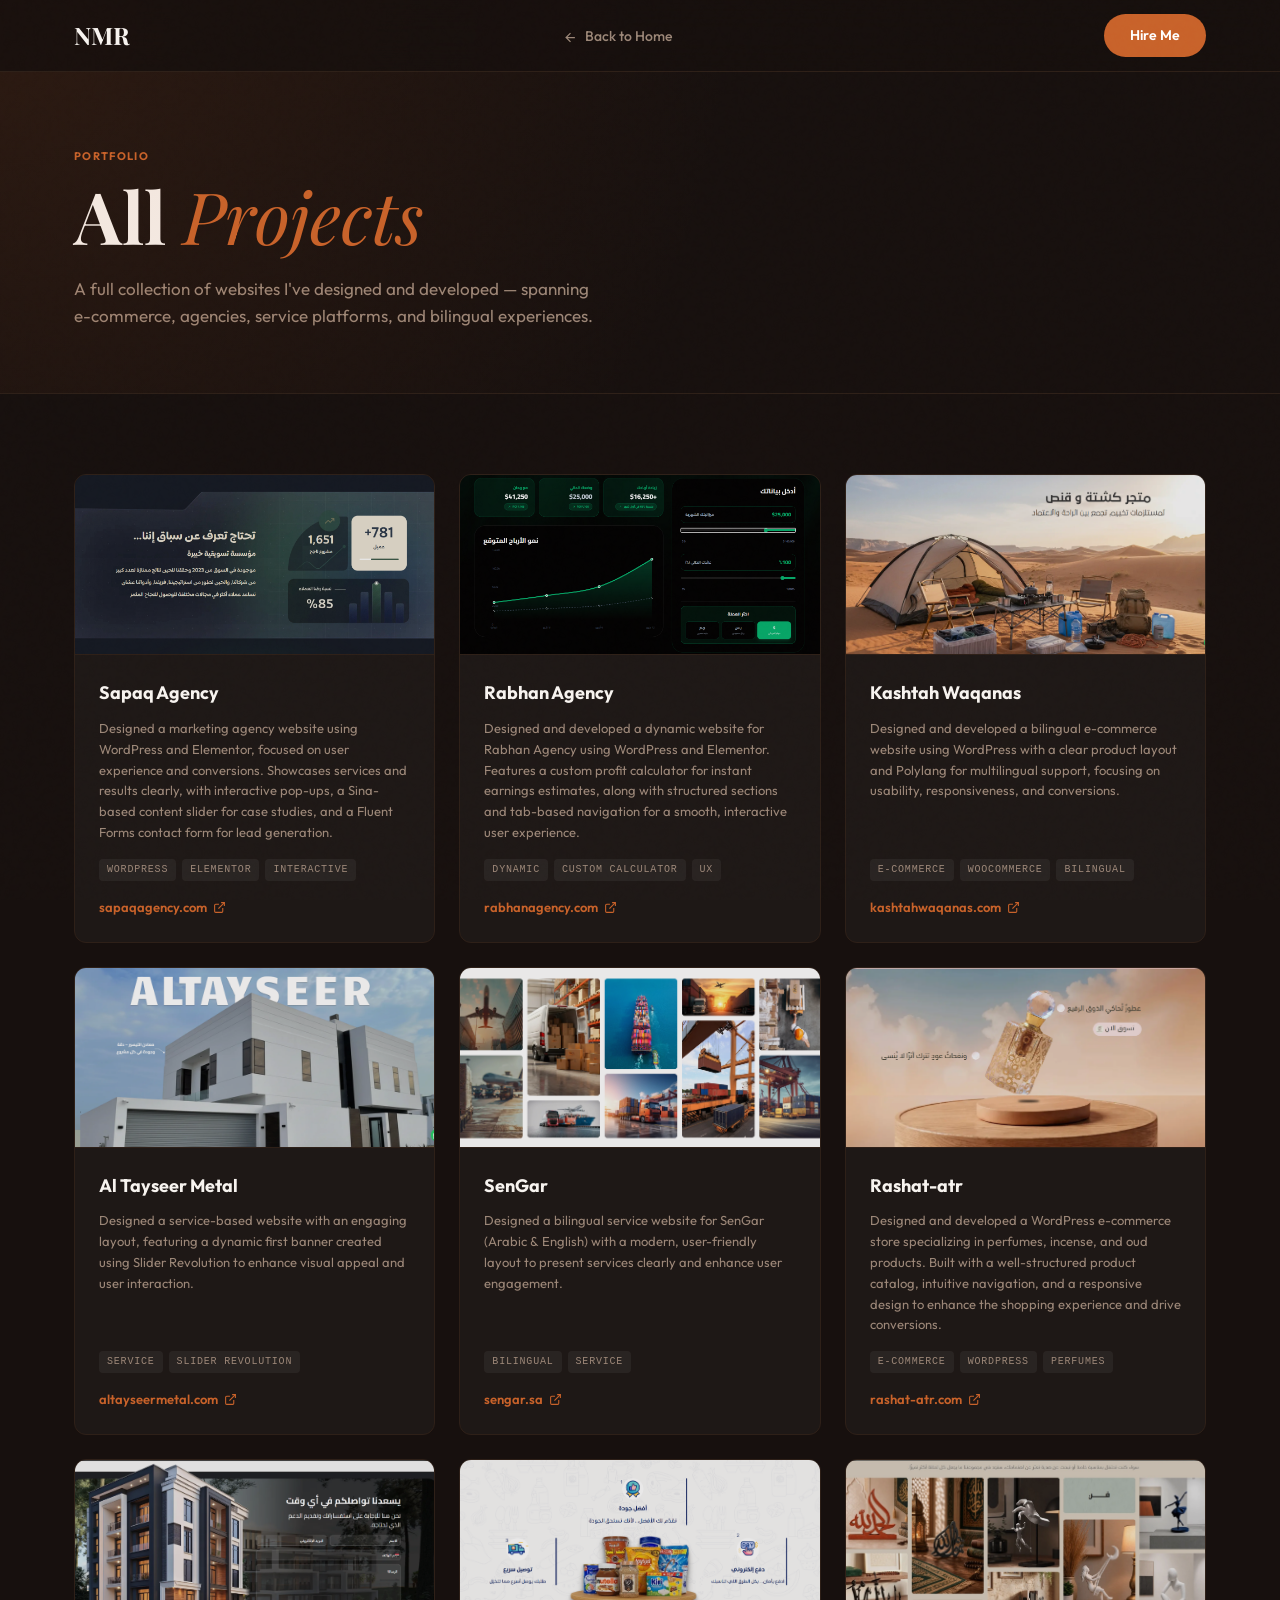
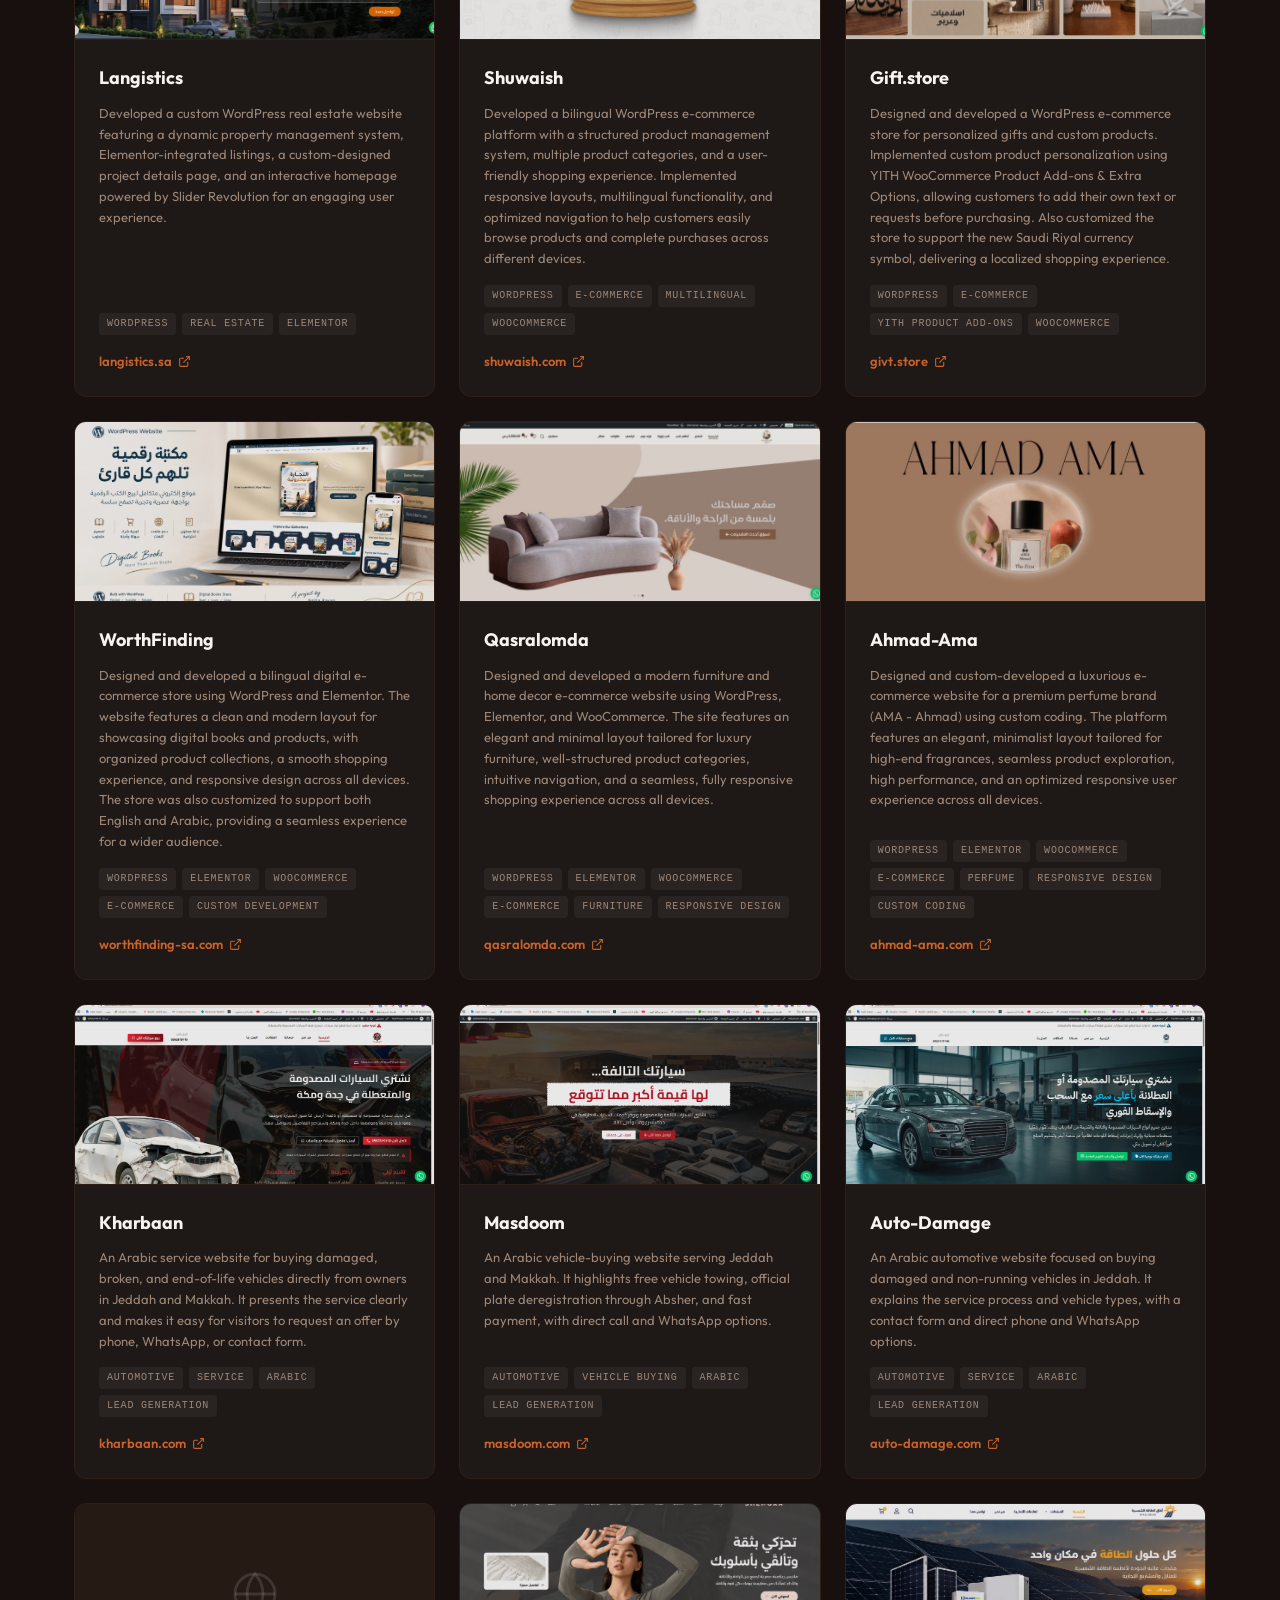
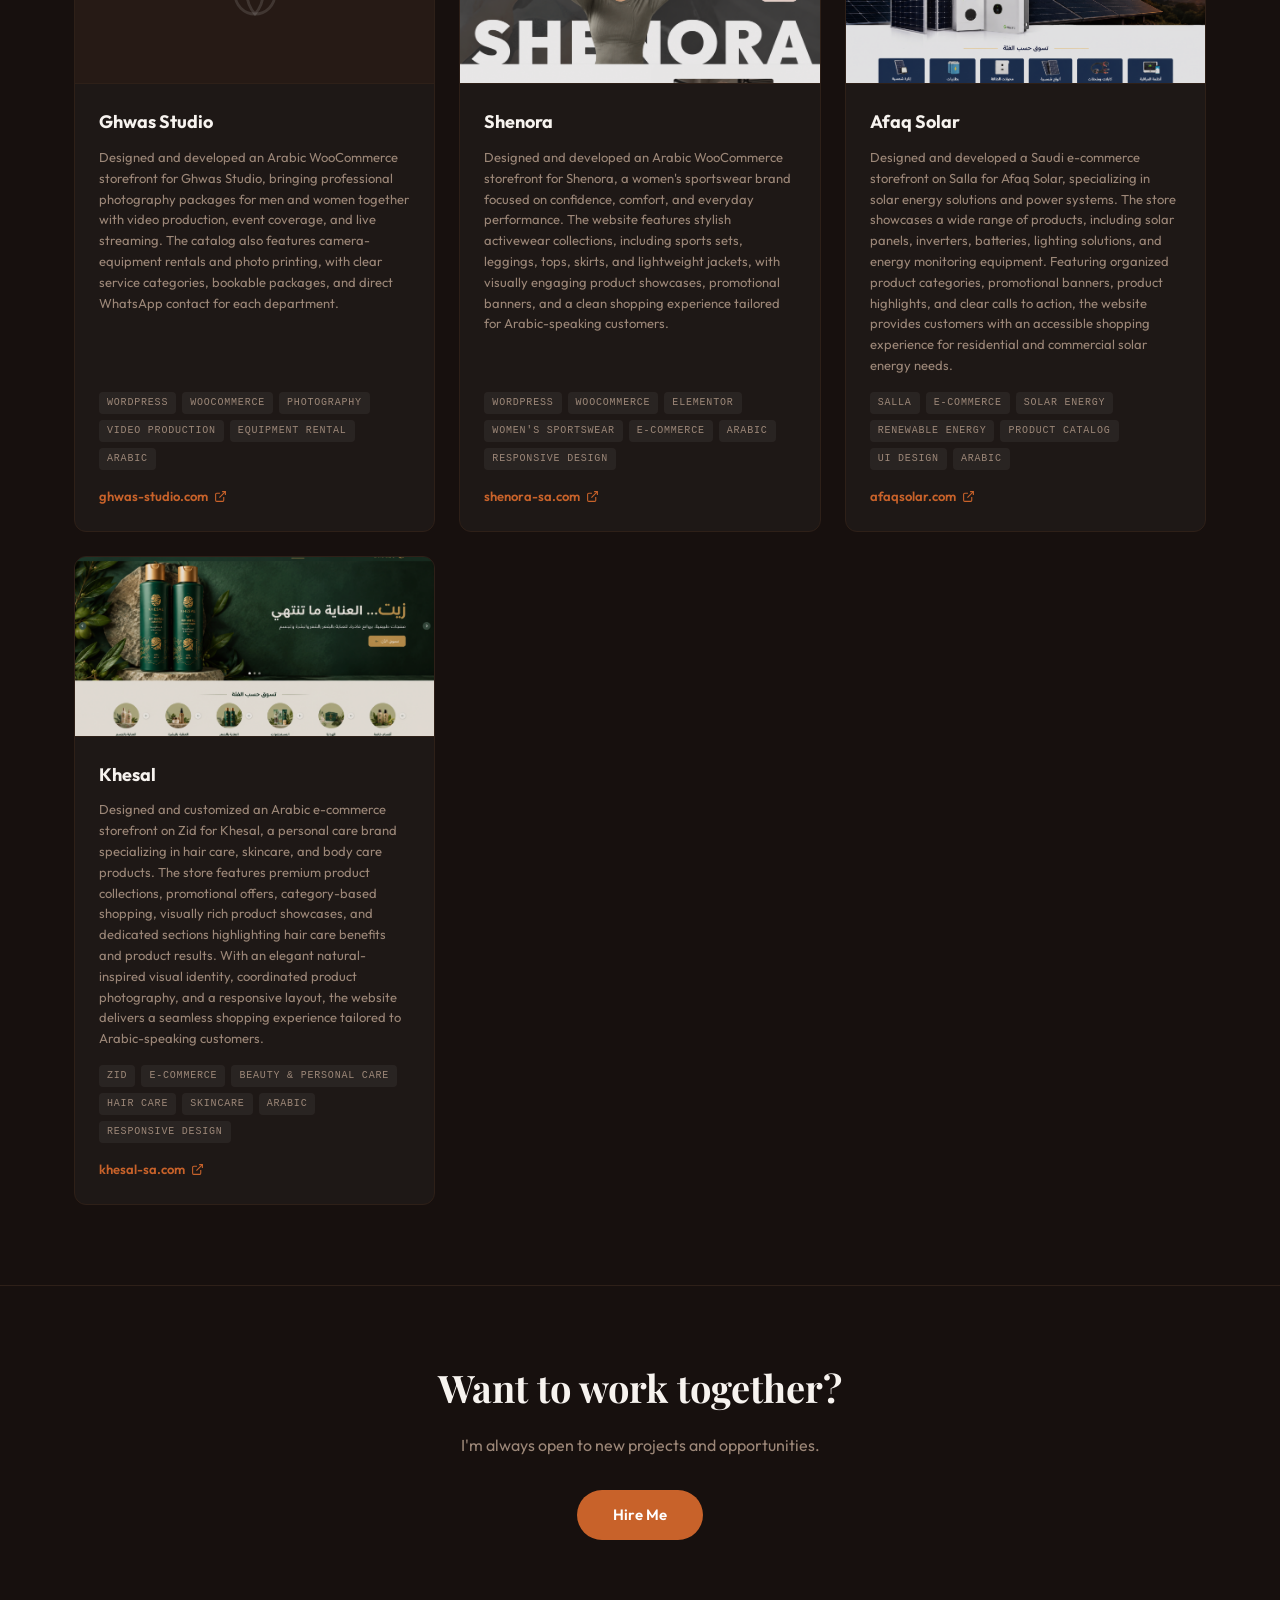
<file: projects.html>
<!DOCTYPE html>
<html lang="en">
<head>
  <meta charset="UTF-8" />
  <meta name="viewport" content="width=device-width, initial-scale=1.0" />
  <title>All Projects — Nada Mohamed Rayan</title>
  <link rel="preconnect" href="https://fonts.googleapis.com" />
  <link rel="preconnect" href="https://fonts.gstatic.com" crossorigin />
  <link href="https://fonts.googleapis.com/css2?family=Outfit:wght@300;400;500;600;700&family=Playfair+Display:ital,wght@0,400;0,600;0,700;1,400&display=swap" rel="stylesheet" />
  <link rel="stylesheet" href="styles.css" />
</head>
<body>

  <!-- ===== NAVBAR ===== -->
  <nav>
    <div class="container nav-inner">
      <a href="index.html" class="logo">NMR</a>
      <ul class="nav-links">
        <li>
          <a href="index.html">
            <svg width="15" height="15" fill="none" stroke="currentColor" stroke-width="2" viewBox="0 0 24 24" style="display:inline;vertical-align:middle;margin-right:4px">
              <path d="M19 12H5M12 5l-7 7 7 7"/>
            </svg>
            Back to Home
          </a>
        </li>
      </ul>
      <a href="mailto:ndyryan6@gmail.com" class="btn btn-primary">Hire Me</a>
    </div>
  </nav>


  <!-- ===== HEADER ===== -->
  <div class="all-header">
    <div class="container">
      <p class="label">Portfolio</p>
      <h1 class="all-title">All <em>Projects</em></h1>
      <p style="font-size:17px;color:var(--muted);max-width:520px">
        A full collection of websites I've designed and developed — spanning
        e-commerce, agencies, service platforms, and bilingual experiences.
      </p>
    </div>
  </div>


  <!-- ===== ALL PROJECTS GRID ===== -->
  <div class="all-body">
    <div class="container">
      <!-- Cards are injected here by scripts.js → renderAll() -->
      <div class="proj-grid" id="allGrid"></div>
    </div>
  </div>


  <!-- ===== FOOTER CTA ===== -->
  <div class="all-cta">
    <div class="container">
      <h2>Want to work together?</h2>
      <p>I'm always open to new projects and opportunities.</p>
      <a href="mailto:ndyryan6@gmail.com" class="btn btn-primary btn-lg">Hire Me</a>
    </div>
  </div>

  <script src="scripts.js"></script>
</body>
</html>
</file>
<file: styles.css>
/* ===== RESET ===== */
*, *::before, *::after { box-sizing: border-box; margin: 0; padding: 0; }

:root {
  --bg:        #17100e;
  --bg-card:   #1e1511;
  --bg-muted:  #261a15;
  --fg:        #f7f3ef;
  --muted:     #9c8778;
  --border:    #2e2018;
  --primary:   #c8622a;
  --secondary: #d9966a;
  --sans:      'Outfit', sans-serif;
  --serif:     'Playfair Display', serif;
  --r:         12px;
}

html { scroll-behavior: smooth; }

body {
  background: var(--bg);
  color: var(--fg);
  font-family: var(--sans);
  line-height: 1.6;
  overflow-x: hidden;
  min-height: 100dvh;
}

/* noise overlay */
body::before {
  content: "";
  position: fixed; inset: 0;
  pointer-events: none; z-index: 9999;
  opacity: .025;
  background-image: url("data:image/svg+xml,%3Csvg viewBox='0 0 200 200' xmlns='http://www.w3.org/2000/svg'%3E%3Cfilter id='n'%3E%3CfeTurbulence type='fractalNoise' baseFrequency='.65' numOctaves='3' stitchTiles='stitch'/%3E%3C/filter%3E%3Crect width='100%25' height='100%25' filter='url(%23n)'/%3E%3C/svg%3E");
  mix-blend-mode: overlay;
}

a { color: inherit; text-decoration: none; cursor: pointer; }
img { display: block; }

/* ===== LAYOUT ===== */
.container { max-width: 1180px; margin: 0 auto; padding: 0 24px; }

/* ===== SCROLL REVEAL ===== */
.reveal        { opacity: 0; transform: translateY(28px);  transition: opacity .7s ease, transform .7s ease; }
.reveal-left   { opacity: 0; transform: translateX(-24px); transition: opacity .7s ease, transform .7s ease; }
.reveal-right  { opacity: 0; transform: translateX(24px);  transition: opacity .7s ease, transform .7s ease; }
.reveal.on, .reveal-left.on, .reveal-right.on { opacity: 1; transform: none; }

/* ===== NAVBAR ===== */
nav {
  position: fixed; top: 0; left: 0; right: 0; z-index: 100;
  height: 72px;
  display: flex; align-items: center;
  background: rgba(23,16,14,.85);
  backdrop-filter: blur(16px);
  border-bottom: 1px solid var(--border);
}
nav .nav-inner {
  display: flex; align-items: center; justify-content: space-between; width: 100%;
}
.logo {
  font-family: var(--serif); font-size: 24px; font-weight: 700;
  cursor: pointer;
}
.nav-links { display: flex; gap: 32px; list-style: none; }
.nav-links a { font-size: 14px; font-weight: 500; color: var(--muted); transition: color .25s; }
.nav-links a:hover { color: var(--fg); }

/* ===== BUTTONS ===== */
.btn {
  display: inline-flex; align-items: center; gap: 8px;
  padding: 10px 26px; border-radius: 999px;
  font-family: var(--sans); font-size: 14px; font-weight: 600;
  cursor: pointer; border: none;
  transition: opacity .2s, transform .15s;
}
.btn:hover { opacity: .88; transform: translateY(-1px); }
.btn-primary  { background: var(--primary); color: #fff; }
.btn-outline  { background: transparent; color: var(--primary); border: 1px solid rgba(200,98,42,.45); }
.btn-outline:hover { background: var(--primary); color: #fff; border-color: var(--primary); }
.btn-ghost    { background: transparent; color: var(--fg); border: 1px solid var(--border); }
.btn-ghost:hover { opacity: .75; }
.btn-lg { padding: 13px 36px; font-size: 15px; }
.btn svg { flex-shrink: 0; }

/* ===== BADGE / CHIP ===== */
.badge {
  display: inline-block; border: 1px solid var(--border);
  border-radius: 999px; padding: 4px 14px;
  font-size: 12px; letter-spacing: .08em; text-transform: uppercase; color: var(--muted);
}
.badge-primary { border-color: rgba(200,98,42,.4); color: var(--primary); }
.chip {
  display: inline-flex; align-items: center; gap: 7px;
  font-size: 13px; color: var(--muted);
  border: 1px solid var(--border); border-radius: 999px; padding: 6px 14px;
}
.chip svg { color: var(--primary); }
.tag {
  font-size: 10px; font-family: monospace; letter-spacing: .08em;
  text-transform: uppercase; padding: 3px 8px;
  background: rgba(255,255,255,.05); border-radius: 4px; color: var(--muted);
}
.skill-tag {
  font-size: 12px; font-weight: 500; padding: 4px 12px;
  border-radius: 6px; background: rgba(200,98,42,.1); color: var(--secondary);
}

/* ===== SECTION LABEL ===== */
.label {
  font-size: 11px; font-weight: 700; letter-spacing: .12em;
  text-transform: uppercase; color: var(--primary); margin-bottom: 10px;
}
.section-title {
  font-family: var(--serif); font-size: clamp(28px, 4vw, 44px);
  font-weight: 700; margin-bottom: 20px;
}

/* ===== CARD ===== */
.card {
  background: rgba(255,255,255,.03);
  border: 1px solid var(--border); border-radius: var(--r);
  transition: border-color .3s;
}
.card:hover { border-color: rgba(200,98,42,.35); }


/* ============================================================
   HOME PAGE
============================================================ */

/* --- Hero --- */
#hero {
  position: relative; padding: 152px 0 96px;
  overflow: hidden; border-bottom: 1px solid var(--border);
}
.hero-bg {
  position: absolute; inset: 0; z-index: 0; will-change: transform;
}
.hero-bg img { width: 100%; height: 100%; object-fit: cover; opacity: .18; }
.hero-bg::after {
  content: ""; position: absolute; inset: 0;
  background: linear-gradient(to top, var(--bg) 15%, transparent);
}
.hero-glow {
  position: absolute; top: 0; right: 0; width: 50%; height: 100%;
  background: radial-gradient(circle at top right, rgba(200,98,42,.14), transparent 55%);
  pointer-events: none; z-index: 1;
}
.hero-grid {
  position: relative; z-index: 2;
  display: grid; grid-template-columns: 1fr 1fr; gap: 60px; align-items: center;
}
.hero-title {
  font-family: var(--serif); font-size: clamp(42px, 5.5vw, 70px);
  font-weight: 700; line-height: 1.1; margin: 20px 0 22px;
}
.hero-title em { font-style: italic; font-weight: 300; color: var(--primary); }
.hero-desc { font-size: 17px; color: var(--muted); max-width: 480px; margin-bottom: 36px; line-height: 1.75; }
.hero-btns { display: flex; gap: 14px; flex-wrap: wrap; }

.hero-img-wrap {
  position: relative; width: 100%; max-width: 420px;
  aspect-ratio: 4/5; margin-left: auto;
}
.hero-img-wrap::before {
  content: ""; position: absolute; inset: 0;
  background: linear-gradient(135deg, rgba(200,98,42,.25), transparent);
  border-radius: var(--r); transform: rotate(-3deg) scale(1.05);
}
.hero-img-wrap img {
  width: 100%; height: 100%; object-fit: cover;
  border-radius: var(--r); box-shadow: 0 32px 80px rgba(0,0,0,.6);
  position: relative; z-index: 1;
}
.hero-badge {
  position: absolute; bottom: 24px; left: -28px; z-index: 2;
  background: var(--bg-card); border: 1px solid var(--border);
  border-radius: var(--r); padding: 14px 18px;
  display: flex; align-items: center; gap: 14px;
  box-shadow: 0 16px 48px rgba(0,0,0,.5);
}
.hero-badge-icon {
  width: 44px; height: 44px; border-radius: 50%;
  background: rgba(200,98,42,.12); color: var(--primary);
  display: flex; align-items: center; justify-content: center;
}
.hero-badge p  { font-size: 13px; font-weight: 700; }
.hero-badge span { font-size: 11px; color: var(--muted); }

/* --- About --- */
#about { padding: 96px 0; background: rgba(255,255,255,.015); }
.about-grid { display: grid; grid-template-columns: 1fr 1.4fr; gap: 80px; align-items: start; }
.about-desc { font-size: 17px; color: var(--muted); margin-bottom: 32px; line-height: 1.75; }
.chips { display: flex; flex-wrap: wrap; gap: 10px; margin-top: 12px; }
.skills-grid { display: grid; grid-template-columns: 1fr 1fr; gap: 20px; }
.skill-card { padding: 28px; }
.skill-card.wide { grid-column: span 2; display: flex; gap: 24px; align-items: flex-start; }
.skill-card.wide .sk-icon { flex-shrink: 0; margin-top: 2px; }
.sk-icon { color: var(--primary); margin-bottom: 16px; }
.skill-card h4 { font-size: 18px; font-weight: 700; margin-bottom: 10px; }
.skill-card p  { font-size: 13px; color: var(--muted); margin-bottom: 14px; line-height: 1.6; }
.tags-row { display: flex; flex-wrap: wrap; gap: 7px; }

/* --- Experience --- */
#experience { padding: 96px 0; border-top: 1px solid var(--border); border-bottom: 1px solid var(--border); }
.exp-grid { display: grid; grid-template-columns: 1fr 1.6fr; gap: 80px; }
.timeline { display: flex; flex-direction: column; gap: 52px; }
.tl-item { position: relative; padding-left: 32px; border-left: 1px solid var(--border); }
.tl-dot { position: absolute; left: -8px; top: 4px; width: 15px; height: 15px; border-radius: 50%; }
.tl-dot.active { background: var(--primary); }
.tl-dot.edu    { background: var(--bg-card); border: 2px solid var(--border); }
.tl-header { display: flex; align-items: center; justify-content: space-between; flex-wrap: wrap; gap: 12px; margin-bottom: 6px; }
.tl-header h4 { font-size: 21px; font-weight: 700; }
.tl-sub { font-family: var(--serif); font-style: italic; font-size: 16px; color: var(--muted); margin-bottom: 16px; }
.tl-list { list-style: none; display: flex; flex-direction: column; gap: 12px; }
.tl-list li { display: flex; align-items: flex-start; gap: 10px; font-size: 15px; color: var(--muted); }
.tl-list li svg { color: var(--primary); flex-shrink: 0; margin-top: 2px; }
.edu-pills { display: flex; flex-wrap: wrap; gap: 10px; }
.edu-pill { font-size: 13px; font-weight: 600; padding: 6px 16px; border-radius: 999px; background: rgba(255,255,255,.05); }

/* --- Projects grid (shared) --- */
#projects { padding: 96px 0; background: rgba(255,255,255,.015); }
.proj-grid { display: grid; grid-template-columns: repeat(3,1fr); gap: 24px; }
.proj-card {
  background: rgba(255,255,255,.03); border: 1px solid var(--border);
  border-radius: var(--r); overflow: hidden; display: flex; flex-direction: column;
  transition: border-color .3s, transform .3s, box-shadow .3s;
}
.proj-card:hover { border-color: rgba(200,98,42,.5); transform: translateY(-4px); box-shadow: 0 24px 64px rgba(0,0,0,.45); }
.proj-thumb {
  height: 180px; background: rgba(255,255,255,.04); border-bottom: 1px solid var(--border);
  display: flex; align-items: center; justify-content: center; color: rgba(255,255,255,.12);
  transition: color .3s; overflow: hidden;
}
.proj-card:hover .proj-thumb { color: rgba(200,98,42,.3); }

/* when a real image is provided */
.proj-thumb.has-img { padding: 0; background: var(--bg-muted); }
.proj-thumb-img {
  width: 100%; height: 100%; object-fit: cover;
  transition: transform .4s ease, opacity .3s ease;
  opacity: .9;
}
.proj-card:hover .proj-thumb-img { transform: scale(1.05); opacity: 1; }
.proj-body { padding: 24px; flex: 1; display: flex; flex-direction: column; }
.proj-body h4 { font-size: 18px; font-weight: 700; margin-bottom: 10px; transition: color .3s; }
.proj-card:hover h4 { color: var(--primary); }
.proj-body p  { font-size: 13px; color: var(--muted); flex: 1; margin-bottom: 16px; line-height: 1.6; }
.proj-tags { display: flex; flex-wrap: wrap; gap: 6px; margin-bottom: 16px; }
.proj-link { display: inline-flex; align-items: center; gap: 6px; font-size: 13px; font-weight: 600; color: var(--primary); transition: color .2s; }
.proj-link:hover { color: var(--secondary); }
.view-more-wrap { display: flex; justify-content: center; margin-top: 52px; }

/* --- Contact / Footer --- */
#contact { position: relative; padding: 96px 0; overflow: hidden; }
.contact-bg { position: absolute; inset: 0; z-index: 0; }
.contact-bg img { width: 100%; height: 100%; object-fit: cover; opacity: .08; }
.contact-bg::after { content: ""; position: absolute; inset: 0; background: rgba(23,16,14,.9); }
.contact-inner { position: relative; z-index: 1; text-align: center; }
.contact-title { font-family: var(--serif); font-size: clamp(32px, 5vw, 58px); font-weight: 700; margin-bottom: 18px; line-height: 1.15; }
.contact-title em { font-style: italic; font-weight: 400; color: var(--primary); }
.contact-desc { font-size: 17px; color: var(--muted); max-width: 520px; margin: 0 auto 52px; }
.contact-row { display: flex; flex-wrap: wrap; align-items: center; justify-content: center; gap: 28px; margin-bottom: 52px; }
.contact-item { display: flex; align-items: center; gap: 12px; font-size: 16px; font-weight: 500; transition: color .2s; }
.contact-item:hover { color: var(--primary); }
.contact-icon { width: 42px; height: 42px; border-radius: 50%; background: rgba(200,98,42,.1); color: var(--primary); display: flex; align-items: center; justify-content: center; flex-shrink: 0; }
.dot { color: var(--muted); }
.footer-line { padding-top: 28px; border-top: 1px solid var(--border); font-size: 13px; color: var(--muted); }


/* ============================================================
   PROJECTS PAGE (projects.html)
============================================================ */
.all-header { padding: 148px 0 64px; border-bottom: 1px solid var(--border); position: relative; overflow: hidden; }
.all-header::before {
  content: ""; position: absolute; inset: 0;
  background: radial-gradient(circle at top left, rgba(200,98,42,.12), transparent 55%);
  pointer-events: none;
}
.all-title { font-family: var(--serif); font-size: clamp(44px, 6vw, 72px); font-weight: 700; line-height: 1.1; margin-bottom: 20px; }
.all-title em { font-style: italic; font-weight: 300; color: var(--primary); }
.all-body { padding: 80px 0; }
.all-cta { padding: 72px 0; border-top: 1px solid var(--border); text-align: center; }
.all-cta h2 { font-family: var(--serif); font-size: clamp(26px, 3.5vw, 38px); font-weight: 700; margin-bottom: 14px; }
.all-cta p  { font-size: 16px; color: var(--muted); margin-bottom: 32px; }


/* ============================================================
   RESPONSIVE
============================================================ */
@media (max-width: 900px) {
  .hero-grid   { grid-template-columns: 1fr; }
  .hero-img-wrap { max-width: 340px; margin: 0 auto; }
  .about-grid  { grid-template-columns: 1fr; gap: 48px; }
  .skills-grid { grid-template-columns: 1fr; }
  .skill-card.wide { grid-column: span 1; flex-direction: column; }
  .exp-grid    { grid-template-columns: 1fr; gap: 48px; }
  .proj-grid   { grid-template-columns: 1fr 1fr; }
  .nav-links   { display: none; }
}
@media (max-width: 600px) {
  .proj-grid   { grid-template-columns: 1fr; }
  #hero        { padding: 120px 0 72px; }
  .contact-row { flex-direction: column; gap: 20px; }
  .dot         { display: none; }
  .hero-badge  { left: 0; right: 0; position: relative; margin-top: 16px; }
}
</file>
